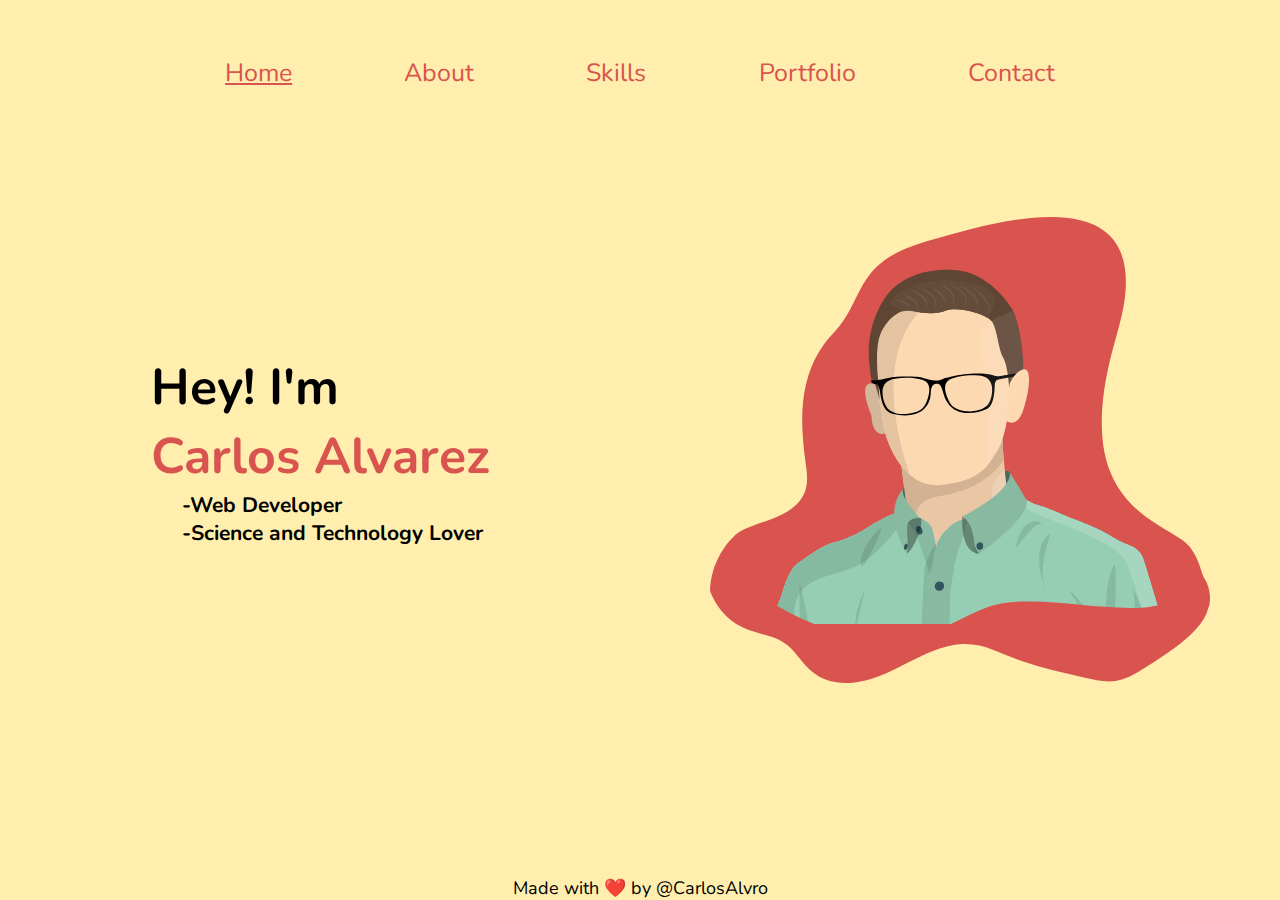
<file: index.html>
<!DOCTYPE html>
<html lang="en">
<head>
  <meta charset="UTF-8">
  <meta http-equiv="X-UA-Compatible" content="IE=edge">
  <meta name="viewport" content="width=device-width, initial-scale=1.0">
  <title>Carlos Alvarez</title>

  <link rel="stylesheet" href="./style.css">

  <link rel="preconnect" href="https://fonts.gstatic.com" crossorigin>
  <link href="https://fonts.googleapis.com/css2?family=Nunito:ital,wght@0,300;0,400;0,500;0,700;1,400&display=swap" rel="stylesheet">
</head>
<body>
  <header>
    <a href="#" class="link-page active">Home</a>
    <a href="#" class="link-page">About</a>
    <a href="#" class="link-page">Skills</a>
    <a href="#" class="link-page">Portfolio</a>
    <a href="#" class="link-page">Contact</a>
  </header>
  <main >
    <section class="left-side">
      <div class="title">
        <h2>Hey! I'm </h2>
        <h1>Carlos Alvarez</h1>
      </div>
      
      <div class="subtitle">
        <h3>-Web Developer</h3>
        <h3>-Science and Technology Lover</h3>
      </div>
    </section>
    <section class="right-side">
      <img id="logo-me" src="./Images/Logos/no-nose-me.svg" alt="">
    </section>
  </main>
  <footer>
    Made with ❤️ by @CarlosAlvro
  </footer>
</body>
</html>
</file>
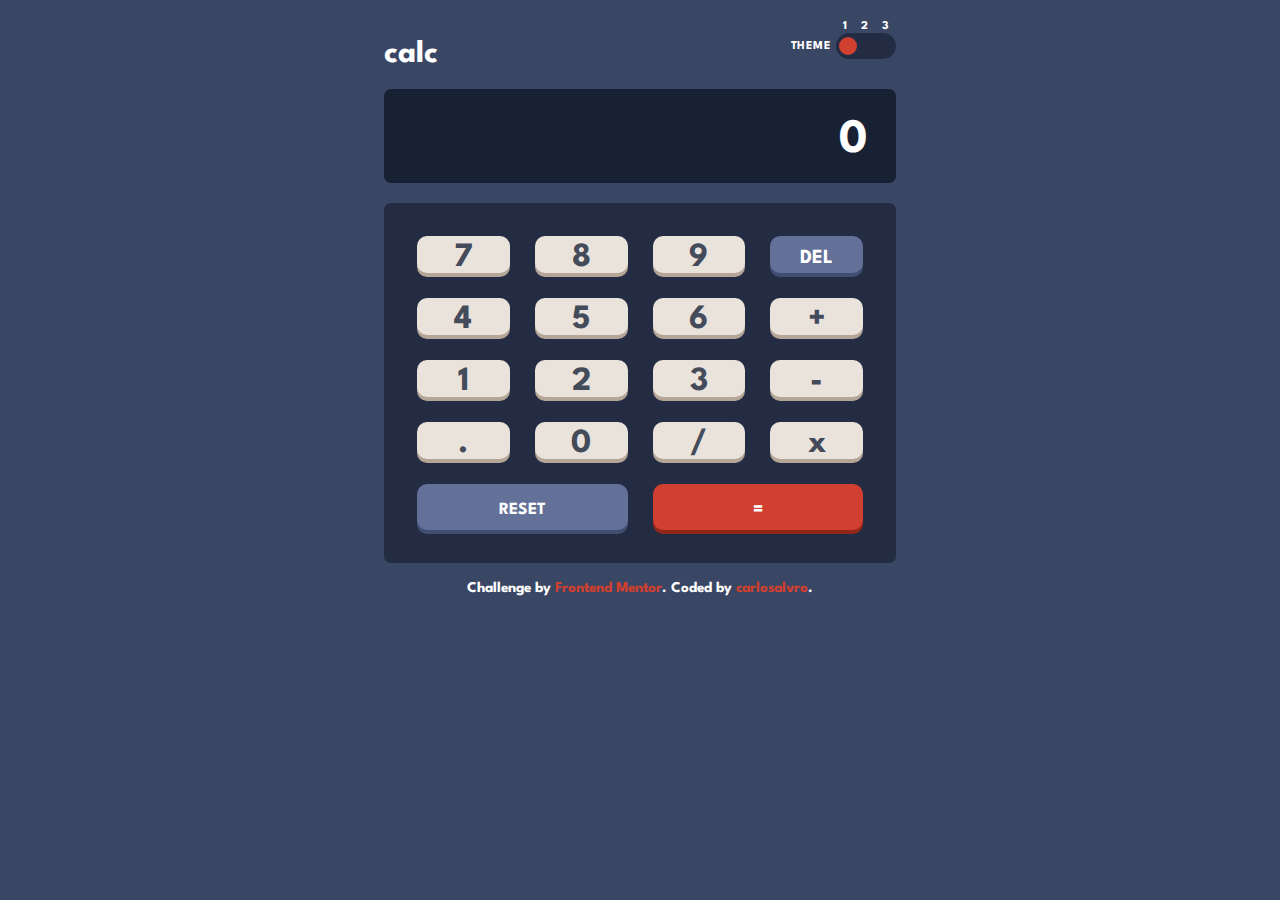
<file: Retos/Calculator/index.html>
<!DOCTYPE html>
<html lang="en">
<head>
  <meta charset="UTF-8">
  <meta name="viewport" content="width=device-width, initial-scale=1.0"> <!-- displays site properly based on user's device -->

  <link rel="icon" type="image/png" sizes="32x32" href="./images/favicon-32x32.png">
  
  <title>Frontend Mentor | Calculator app</title>

  <link id="pagestyle" rel="stylesheet" href="./Styles/style1.css">
  <link href="https://fonts.googleapis.com/css2?family=Spartan:wght@700&display=swap" rel="stylesheet">
</head>
<body>
  <div class="calculator">
    <section class="header-section">
      <h1>calc</h1>
      <section class="header-themes">
        <span>THEME</span>
        <div class="header-themes--numbers">
          <p>1</p>
          <p>2</p>
          <p>3</p>
        </div>
        <div class="header-themes--selector">
          <input type="radio" id="check-1" name="th" value="1" checked="checked">
          <label class="circle" for="check-1" id="c1"></label>
          <input type="radio" id="check-2" name="th" value="2">
          <label class="circle" for="check-2" id="c2"></label>
          <input type="radio" id="check-3" name="th" value="3">
          <label class="circle" for="check-3" id="c3"></label>
          <div class="active"></div>
        </div>
      </section>
    </section>
    <section class="screen-section">
      <h2 id="screen">0</h2>
    </section>
    <section class="buttons-section">
      <div class="buttons-nums">
        <button class="button-number" onclick="numberButton(7)">7</button>
        <button class="button-number" onclick="numberButton(8)">8</button>
        <button class="button-number" onclick="numberButton(9)">9</button>
        <button class="button-delete" onclick="delButton()">DEL</button>
        <button class="button-number" onclick="numberButton(4)">4</button>
        <button class="button-number" onclick="numberButton(5)">5</button>
        <button class="button-number" onclick="numberButton(6)">6</button>
        <button class="button-number" onclick="plusButton()">+</button>
        <button class="button-number" onclick="numberButton(1)">1</button>
        <button class="button-number" onclick="numberButton(2)">2</button>
        <button class="button-number" onclick="numberButton(3)">3</button>
        <button class="button-number" onclick="lessButton()">-</button>
        <button class="button-number" onclick="addPoint()">.</button>
        <button class="button-number" onclick="numberButton(0)">0</button>
        <button class="button-number" onclick="divButton()">/</button>
        <button class="button-number" onclick="productButton()">x</button>
      </div>
      <div class="buttons-equals">
        <button class="button-reset" onclick="resetButton()">RESET</button>
        <button class="button-equal" onclick="equalButton()">=</button>
      </div>
    </section>
  </div>
  <footer class="attribution">
    Challenge by <a href="https://www.frontendmentor.io?ref=challenge" target="_blank">Frontend Mentor</a>. 
    Coded by <a href="#">carlosalvro</a>.
  </footer>
  <script src="index.js"></script>
</body>
</html>
</file>
<file: style.css>
:root {
  --red: #D9534F;
  --yellow: #FFEEAD;
  --grey: #475159;
  --green: #96CEB4;
  --orange: #FFAD60;

}
* {
  box-sizing: border-box;
  margin: 0;
  padding: 0;
}
html {
  font-size: 62.5%;
  font-family: 'Nunito', sans-serif;
}
body {
  height: 100vh;
  display: flex;
  flex-direction: column;
  align-items: center;
  background-color: var(--yellow);
}
header {
  width: 80%;
  height: 10%;
  min-height: 58px;
  display: flex;
  justify-content: space-evenly;
  align-items: flex-end;
}
.link-page {
  font-size: 2.5rem;
  margin: 0 15px;
  color: var(--red);
  cursor: pointer;
  text-decoration: none;
  transition: transform 500ms;
}
.link-page:hover {
  text-decoration: underline;
  transform: scale(1.1);
}
.active  {
  text-decoration: underline;
}
main {
  height: 80%;
  width: 100%;
  display: grid;
  grid-template-columns: 1fr 1fr;
}
.left-side {
  height: 100%;
  display: flex;
  flex-direction: column;
  justify-content: center;
  align-items: center;
}
.title {
  display: flex;
  flex-direction: column;
}
.subtitle {
  margin-left: 25px;
  display: flex;
  flex-direction: column;
  font-size: 1.8rem;
}
.right-side {
  display: grid;
  place-items: center;
}
h2 {
  font-size: 5.0rem;
}
h1 {
  font-size: 5.0rem;
  color: var(--red);
}
.middle-container img {
  width: 40%;
}
#logo-me {
  max-width: 500px;
}
footer {
  width: 100%;
  display: flex;
  justify-content: center;
  align-items: flex-end;
  font-size: 1.8rem;
  height: 10%;
}
@media (max-width: 830px) {
  main {
    grid-template-columns: 1fr;
    grid-template-rows: 1fr 1fr;
  }
  .left-side {
    align-items: center;
  }
  body {
    height: 100%;
  }
}
</file>
<file: Retos/Calculator/Styles/style1.css>
:root {
  /* colors */
  /* theme1 */
  --th1background: hsl(222, 26%, 31%);
  --th1keypad: hsl(223, 31%, 20%);
  --th1screen: hsl(224, 36%, 15%);
  --th1delbutton: hsl(225, 21%, 49%);
  --th1delbuttonshadow: hsl(224, 28%, 35%);
  --th1button: hsl(30, 25%, 89%);
  --th1buttonshadow: hsl(28, 16%, 65%);
  --th1buttoneq: hsl(6, 63%, 50%);
  --th1buttoneqshadow: hsl(6, 70%, 34%);
  --th1fontcolorlight: hsl(0, 0, 100%);
  --th1fontcolordark: hsl(221, 14%, 31%);
}

* {
  box-sizing: border-box;
  margin: 0;
  padding: 0;
}
html {
  font-size: 62.5%;
  font-family: 'Spartan', sans-serif;
  font-weight: 700;
  background-color: var(--th1background);
}

body{
  display: flex;
  flex-direction: column;
  justify-content: center;
  align-items: center;
}
.calculator {
  width: 40%;
  min-width: 380px;
  display: flex;
  flex-direction: column;
  justify-content: center;
  align-items: center;
}
.calculator section {
  margin: 10px 0;
}
.header-section {
  width: 100%;
  display: flex;
  flex-direction: row;
  justify-content: space-between;
  align-items: flex-end;
  text-align: center;
  color: white;
}
.header-section h1 {
  margin: 0;
  text-align: center;
  font-size: 3.2rem;
}
.header-themes {
  display: grid;
  grid-template-areas: 
    "null numbers"
    "themes selector";
  font-size: 1.2rem;
  line-height: 13px;
  letter-spacing: 0.075em;
}
.header-themes span {
  grid-area: themes;
  align-self: center;
  margin: 0 5px;
}
.header-themes--numbers {
  display: flex;
  flex-direction: row;
  grid-area: numbers;
  justify-content: space-around;
}
.header-themes--selector {
  grid-area: selector;
  display: flex;
  flex-direction: row;
  justify-content: center;
  align-items: flex-end;
  width: 100%;
  min-width: 60px;
  border-radius: 50px;
  height: 26px;
  background-color: var(--th1keypad);
  position: relative;
}
.header-themes--selector input {
  display: none;
}
.header-themes--selector .circle {
  width: 33.3%;
  height: 46px;
  cursor: pointer;
  z-index: 5;
}
.header-themes--selector .active {
  position: absolute;
  background-color: var(--th1buttoneq);
  width: 18px;
  height: 18px;
  border-radius: 50%;
  transition: all 1s ease;
  z-index: 3;
  left: 3px;
  top: 4px;
}
#check-1:checked ~ .active {
  transform: translatex(0px);
}
#check-2:checked ~ .active {
  transform: translatex(18px);
}
#check-3:checked ~ .active {
  transform: translatex(36px);
}



.screen-section {
  width: 100%;
  background-color: var(--th1screen);
  border-radius: 7px;
  text-align: right;
}
.screen-section h2 {
  font-size: 4.8rem;
  padding: 29px 29px 20px;
  margin: 0;
  color: white;
}
.buttons-section {
  width: 100%;
  background-color: var(--th1keypad);
  border-radius: 7px;
  padding: 33px;
  
}
.buttons-nums {
  display: grid;
  grid-template: repeat(4, 1fr) / repeat(4, 1fr);
  grid-gap: 25px;
}
.buttons-section button {
  grid-auto-flow: dense;
  border-radius: 10px;
  border: hidden;
  outline: none;
  text-align: center;
  font-weight: 700;
  font-family: 'Spartan', sans-serif;
  padding-top: 6px;
}
.button-number {
  font-size: 3.4rem;
  color: var(--th1fontcolordark);
  background-color: var(--th1button);
  box-shadow: 0px 4px 0px var(--th1buttonshadow);
}
.button-number:active {
  background-color: var(--th1buttonshadow);
}
.button-delete {
  font-size: 2.0rem;
  color: white;
  background-color: var(--th1delbutton);
  box-shadow: 0px 4px 0px var(--th1delbuttonshadow);
  padding-top: 6px;
}
.button-delete:active {
  background-color: var(--th1delbuttonshadow);
}
.buttons-equals {
  margin-top: 25px;
  display: grid;
  grid-template: 1fr / repeat(2, 1fr);
  grid-gap: 25px;
  height: 46px;
}
.button-reset {
  font-size: 1.7rem;
  color: white;
  background-color: var(--th1delbutton);
  box-shadow: 0px 4px 0px var(--th1delbuttonshadow);
  padding-top: 6px;
}
.button-reset:active {
  background-color: var(--th1delbuttonshadow);
}
.button-equal {
  color: white;
  background-color: var(--th1buttoneq);
  box-shadow: 0px 4px 0px var(--th1buttoneqshadow);
  font-size: 2.0rem;
}
.button-equal:active {
  background-color: var(--th1buttoneqshadow);
}
.attribution {
  color: white;
  font-size: 1.5rem;
  margin-top: 8px;
}
.attribution a {
  color: var(--th1buttoneq);
  text-decoration: none;
}
</file>
